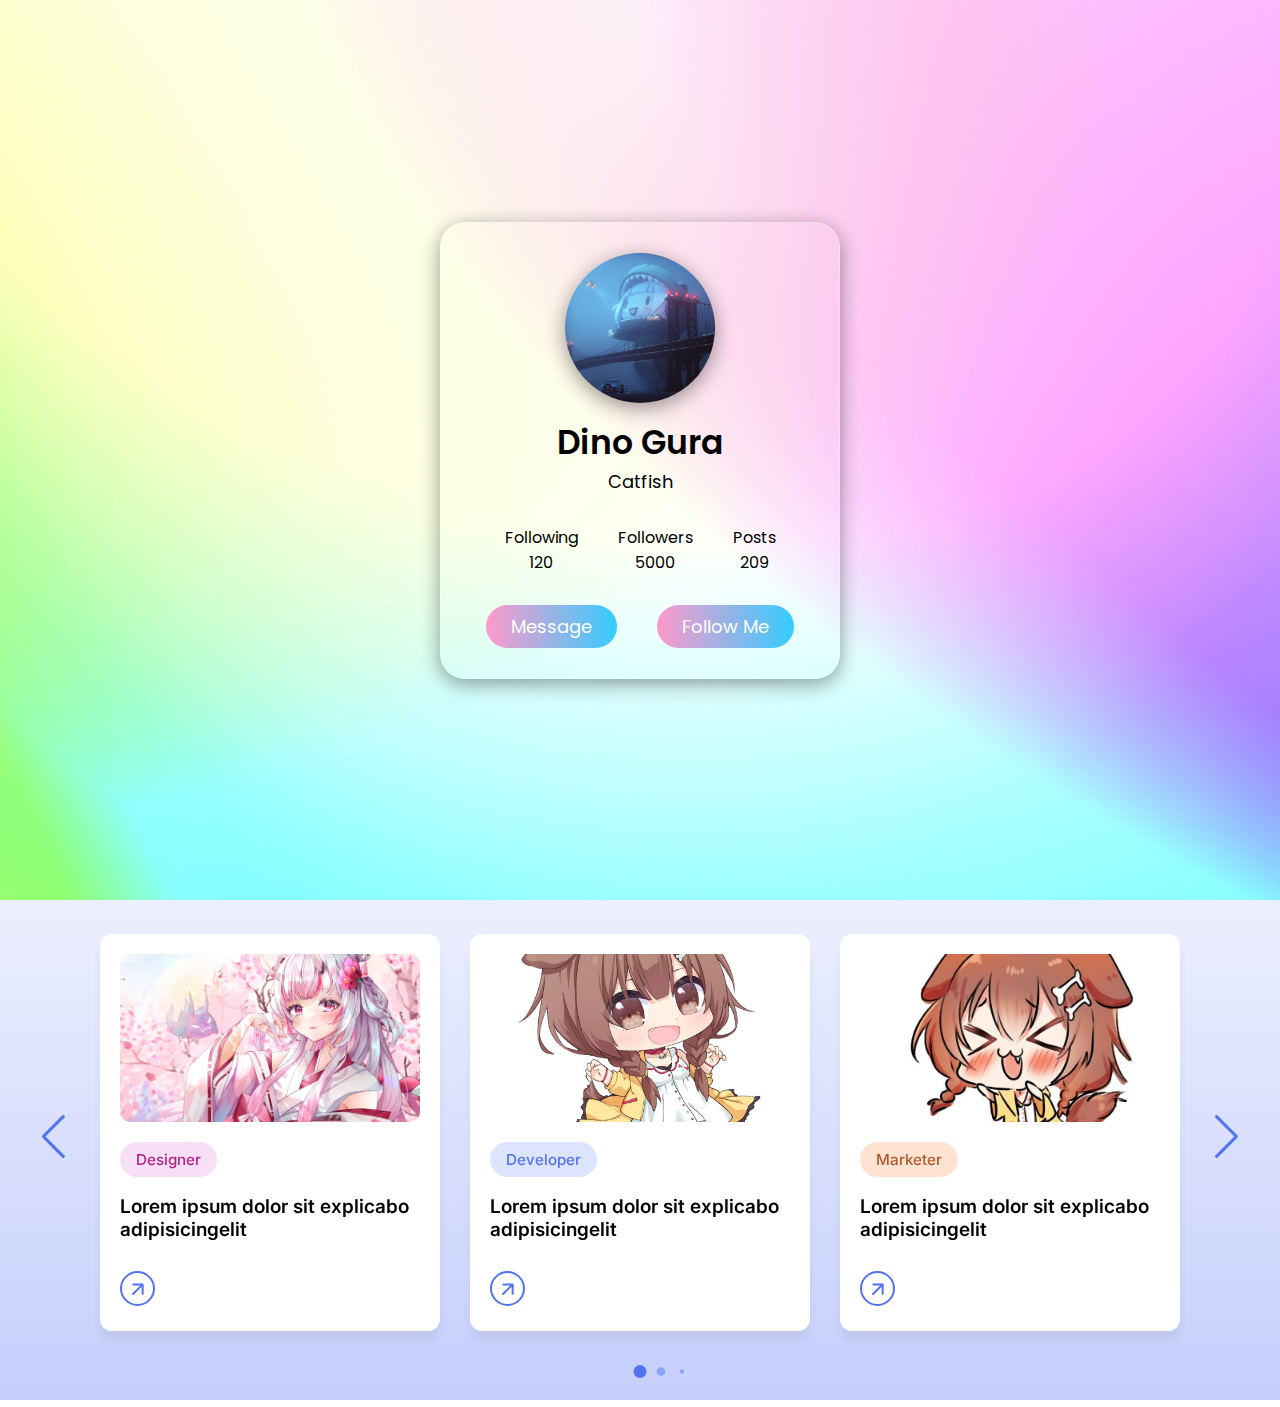
<file: index.html>
<!DOCTYPE html>
<html lang="en">
<head>
    <meta charset="UTF-8">
    <meta name="viewport" content="width=device-width, initial-scale=1.0">
    <title>Doraemon Profile</title>
    <link rel="stylesheet" href="style.css">
    <link href="https://fonts.googleapis.com/css2?family=Poppins:wght@200;300;400;500;600&display=swap" rel="stylesheet">
</head>
<body>
    <section class="main">
        <div class="profile-card">
           <div class="image">
             <img src="gura.jpg" alt="" class="profile-pic" alt="Dino Gura" title="Dino Same"/>
        </div>
        <div class="data">
          <h2>Dino Gura</h2>
          <span>Catfish</span>
        </div>

            <div class="row">
                <div class="info">
                    <p class="stat-label">Following</p>
                    <p class="stat-number">120</p>
                </div>
                <div class="info">
                    <p class="stat-label">Followers</p>
                    <p class="stat-number">5000</p>
                </div>
                <div class="info">
                    <p class="stat-label">Posts</p>
                    <p class="stat-number">209</p>
                </div>
            </div>

            <div class="buttons">
                <a href="#" class="btn">Message</a>
                <a href="#" class="btn">Follow Me</a>
            </div>
        </div>
    </section>
</body>
<iframe
      src="baitap5\index.html"
      width="100%"
      height="500px"
      style="border: none"></iframe>
</html>
</file>
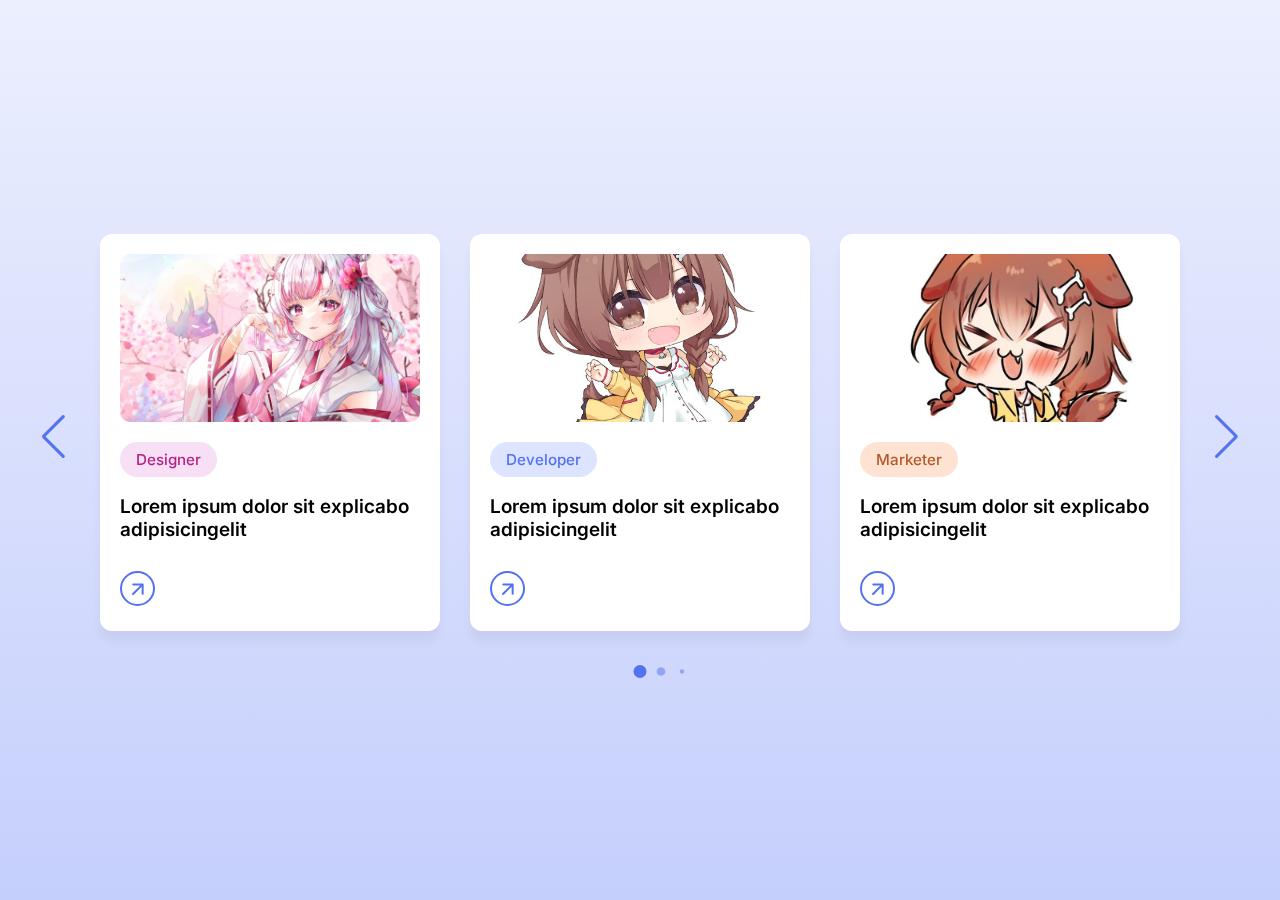
<file: baitap5/index.html>
<!DOCTYPE html>

<html lang="en">

<head>

    <meta charset="UTF-8">
    <meta name="viewport" content="width=device-width, initial-scale=1.0">
    <title>Card Slider HTML & CSS | CodingNepal</title>
    <link rel="stylesheet" href="https://fonts.googleapis.com/css?family=Material+Symbols+Rounded:opsz,wght, FILL, GRAD@24,400,0,0" />
    <link rel="stylesheet" href="https://cdn.jsdelivr.net/npm/swiper@11/swiper-bundle.min.css">
    <link rel="stylesheet" href="style.css">
</head>
<body>
    <div class="container swiper">
        <div class="card-wrapper">
            <ul class="card-list swiper-wrapper">
                <li class="card-item swiper-slide">
                    <a href="#" class="card-link">
                        <img src="images/designer.jpg" alt="Card Image" class="card-image">
                        <p class="badge badge-designer">Designer</p>
                        <h2 class="card-title">Lorem ipsum dolor sit explicabo adipisicingelit</h2>
                        <button class="card-button material-symbols-rounded">arrow_forward</button>
                    </a>
                </li>
                <li class="card-item swiper-slide">

                    <a href="#" class="card-link">
                        <img src="images/developer.jpg" alt="Card Image" class="card-image">
                        <p class="badge badge-developer">Developer</p>
                        <h2 class="card-title">Lorem ipsum dolor sit explicabo adipisicingelit</h2>
                        <button class="card-button material-symbols-rounded">arrow_forward</button>
                    </a>
                </li>
                <li class="card-item swiper-slide">
                    <a href="#" class="card-link">
                        <img src="images/marketer.jpg" alt="Card Image" class="card-image">
                        <p class="badge badge-marketer">Marketer</p>
                        <h2 class="card-title">Lorem ipsum dolor sit explicabo adipisicingelit</h2>
                        <button class="card-button material-symbols-rounded">arrow_forward</button>
                    </a>
                </li>
                <li class="card-item swiper-slide">
                    <a href="#" class="card-link">
                        <img src="images/gamer.jpg" alt="Card Image" class="card-image">
                        <p class="badge badge-gamer">Gamer</p>
                        <h2 class="card-title">Lorem ipsum dolor sit explicabo adipisicingelit</h2>
                        <button class="card-button material-symbols-rounded">arrow_forward</button>
                    </a>
                </li>
                <li class="card-item swiper-slide">
                    <a href="#" class="card-link">
                        <img src="images/editor.jpg" alt="Card Image" class="card-image">
                        <p class="badge badge-editor">Editor</p>
                        <h2 class="card-title">Lorem ipsum dolor sit explicabo adipisicingelit</h2>
                        <button class="card-button material-symbols-rounded">arrow_forward</button>
                    </a>
                </li>
            </ul>
        <div class="swiper-pagination"></div>
        <div class="swiper-slide-button swiper-button-prev"></div>
        <div class="swiper-slide-button swiper-button-next"></div>
    </div>
    <script src="https://cdn.jsdelivr.net/npm/swiper@11/swiper-bundle.min.js"></script>
    <script src="script.js"></script>
</body>
</html>
</file>
<file: style.css>
@import url('https://fonts.googleapis.com/css2?family=Poppins:wght@200;300;400;500&display=swap');
*{
  margin: 0;
  padding: 0;
  box-sizing: border-box;
  font-family: 'Poppins', sans-serif;
}
.main{
  width: 100%;
  height: 100vh;
  display: flex;
  align-items: center;
  justify-content: center;
  background-image: url(back.jpg);
  background-position: center;
  background-size: cover;
}
.profile-card{
  display: flex;
  flex-direction: column;
  align-items: center;
  max-width: 400px;
  width: 100%;
  border-radius: 25px;
  padding: 30px;
  border: 1px solid #ffffff40;
  box-shadow: 0 5px 20px rgba(0,0,0,0.4);
}
.image{
  position: relative;
  height: 150px;
  width: 150px;
}
.image .profile-pic{
  width: 100%;
  height: 100%;
  object-fit: cover;
  border-radius: 50%;
  box-shadow: 0 5px 20px rgba(0,0,0,0.4);
}
.data{
  display: flex;
  flex-direction: column;
  align-items: center;
  margin-top: 15px;
}
.data h2{
  font-size: 33px;
  font-weight: 600;
}
span{
  font-size: 18px;
}
.row{
  display: flex;
  align-items: center;
  margin-top: 30px;
}
.row .info{
  text-align: center;
  padding: 0 20px;
}
.buttons{
  display: flex;
  align-items: center;
  margin-top: 30px;
}
.buttons .btn{
  color: #fff;
  text-decoration: none;
  margin: 0 20px;
  padding: 8px 25px;
  border-radius: 25px;
  font-size: 18px;
  white-space: nowrap;
  background: linear-gradient(to left, #33ccff 0%, #ff99cc 100%);
}
.buttons .btn:hover{
  box-shadow: inset 0 5px 20px rgba(0,0,0,0.4);
}
</file>
<file: baitap5/style.css>
@import url('https://fonts.googleapis.com/css?family=Inter:opsz,wght@14..32,100..900&display=swap');
*{
margin: 0;
padding: 0;
box-sizing: border-box;
font-family: "Inter", sans-serif;}
body {
display: flex;
align-items: center;
justify-content: center;
min-height: 100vh;
background: linear-gradient(#ECEFFE, #C5CFFC);
}
.card-wrapper {
max-width: 1100px;
margin: 0 60px 35px;
padding: 20px 10px;
overflow: hidden;
}
.card-list .card-item {
list-style: none;
}
.card-list .card-item .card-link {
display: block;
background: #fff;
padding: 18px;
user-select: none;
border-radius: 12px;
text-decoration: none;
border: 2px solid transparent;
box-shadow: 0 10px 10px rgba(0, 0, 0, 0.05);
transition: 0.2s ease;
}
.card-list .card-item .card-link:active {
 cursor: grabbing;
}
.card-list .card-item .card-link:hover {

border-color: #5372F0;}
.card-list .card-link .card-image {
width: 100%;
border-radius: 10px;
aspect-ratio: 16/9;
object-fit: cover;
}
.card-list .card-link .badge {

color: #5372F0;
width: fit-content;
padding: 8px 16px;
font-size: 0.95rem;
border-radius: 50px;
font-weight: 500;
background: #DDE4FF;
margin: 16px 0 18px;}
.card-list .card-link .badge-designer {
color: #B22485;
background: #F7DFF5;
}
.card-list .card-link .badge-marketer {

color: #B25A2B;
background: #FFE3D2;}
.card-list .card-link .badge-gamer {

color: #205C20;
background: #D6F8D6;}
.card-list.card-link.badge-editor {
color: #856404;
background: #fff3cd;
}
.card-list .card-link .card-title {
color: #000;
font-size: 1.19rem;
font-weight: 600;
}
.card-list .card-link .card-button {
height: 35px;
width: 35px;
color: #5372F0;
margin: 30px 0 5px;
background: none;
cursor: pointer;
border-radius: 50%;
border: 2px solid #5372F0;
transform: rotate(-45deg);
transition: 0.4s ease;
}
.card-list .card-link:hover .card-button {
color: #fff;
background: #5372F0;
}
.card-wrapper .swiper-pagination-bullet {
height: 13px;
width: 13px;
opacity: 0.5;
background: #5372F0;
}
.card-wrapper .swiper-pagination-bullet-active {

opacity: 1;}
.card-wrapper .swiper-slide-button {
color: #5372F0;
margin-top: -35px;}
/* Responsive media query code for small screens */
@media (max-width: 768px) {
    .card-wrapper {
        margin: 0 10px 25px;}
    .card-wrapper.swiper-slide-button {
        display: none;}}
</file>
